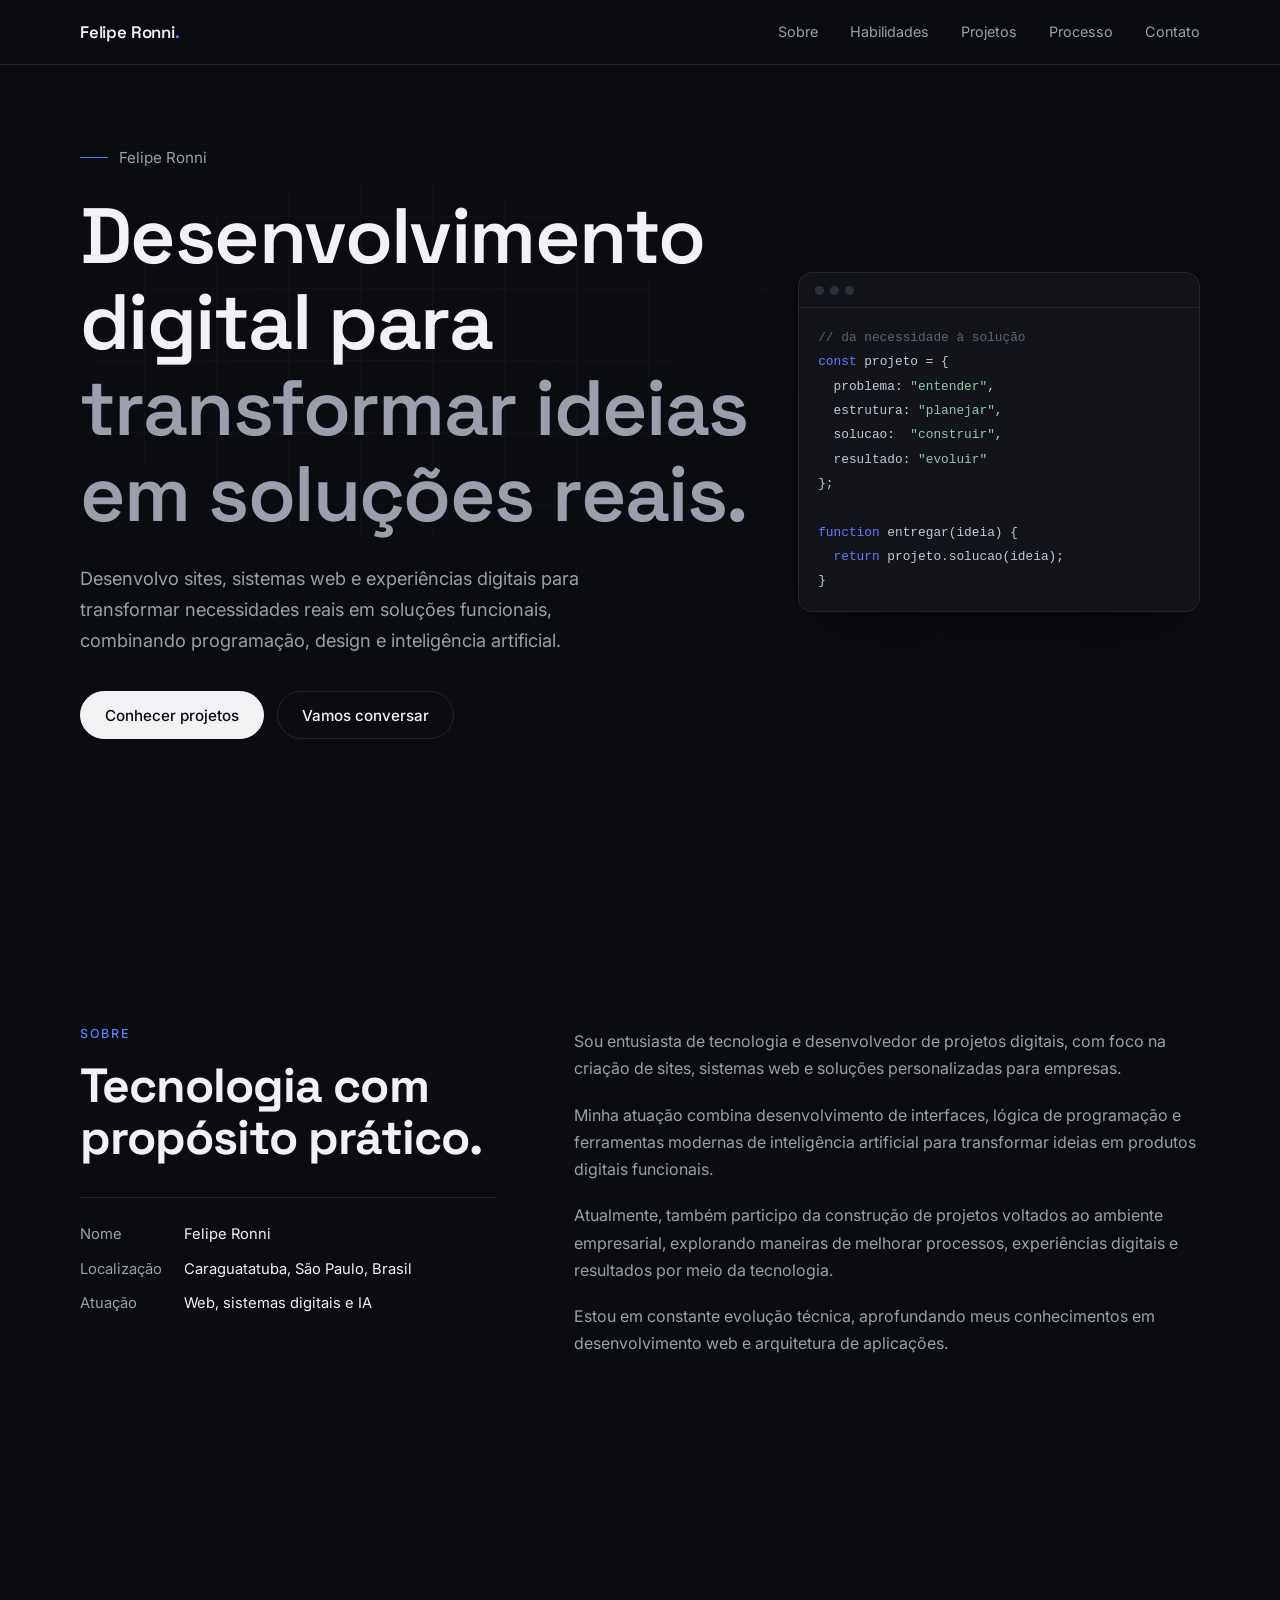
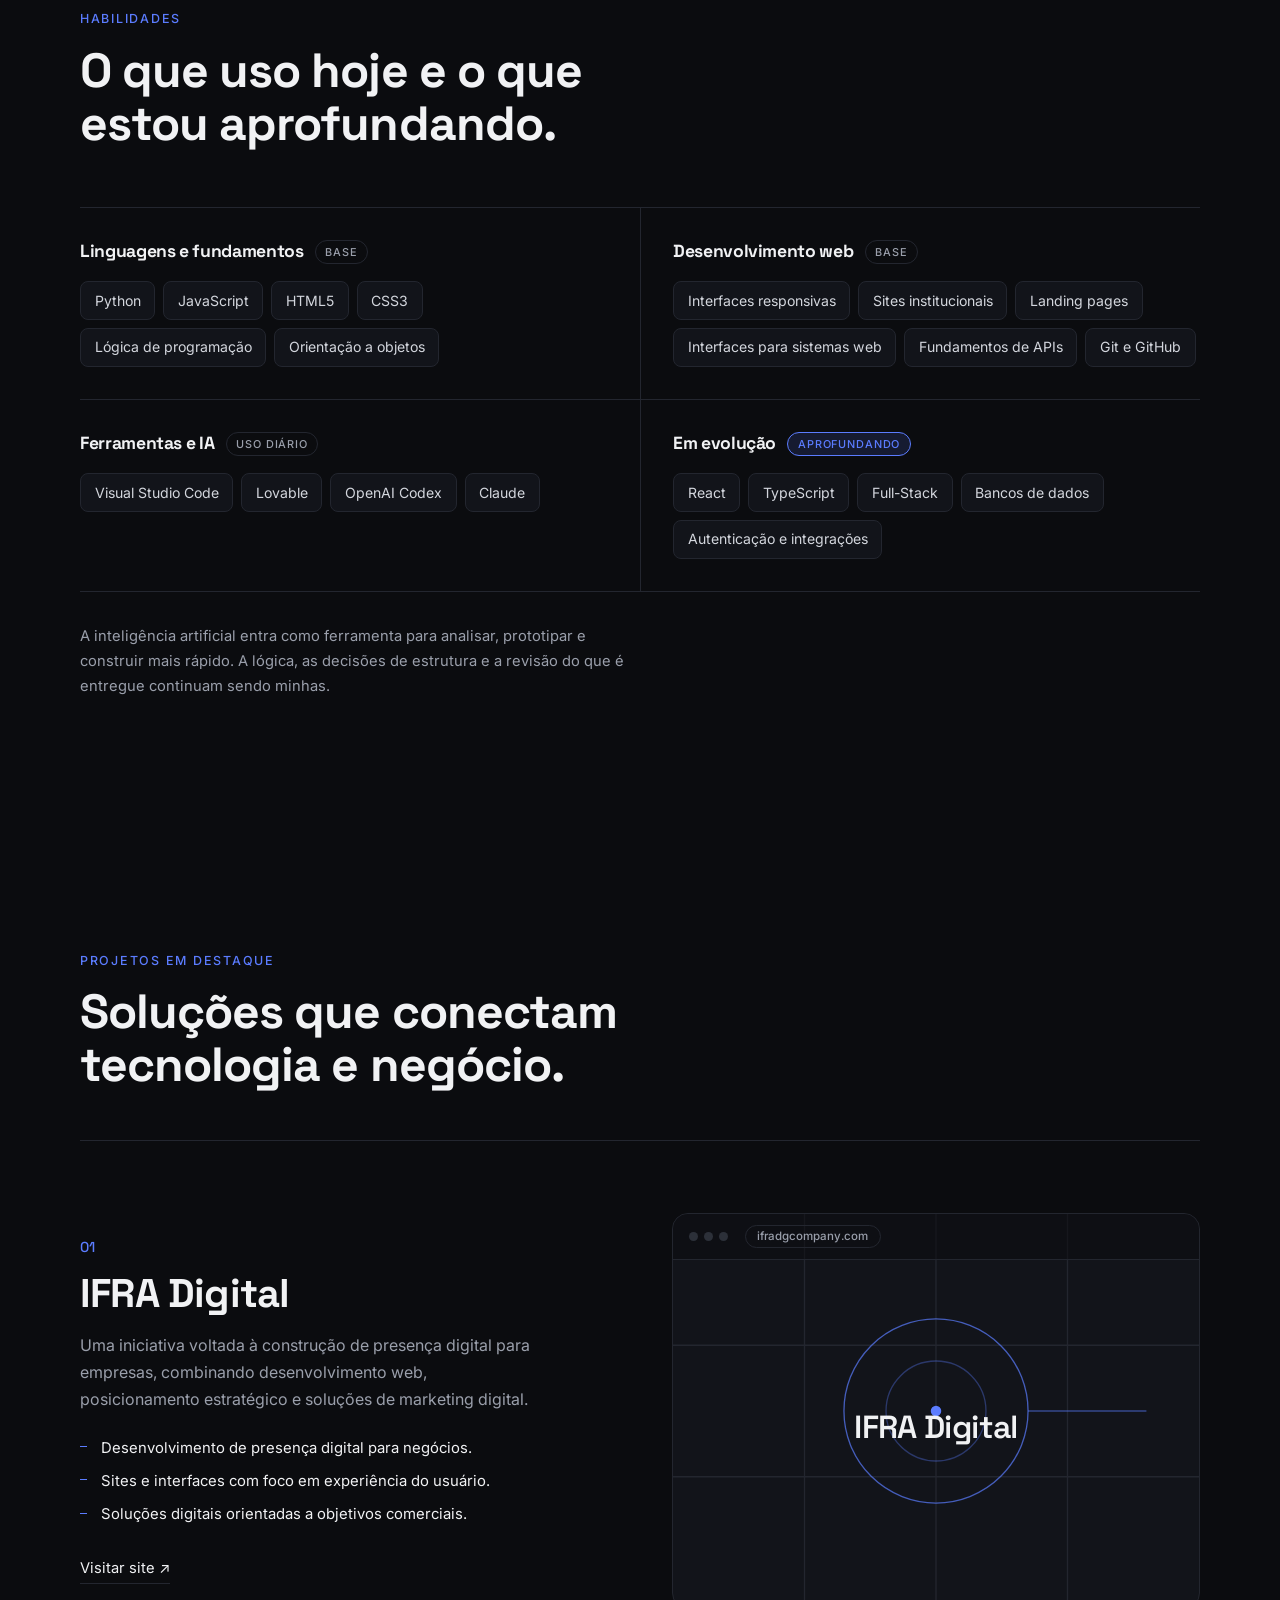
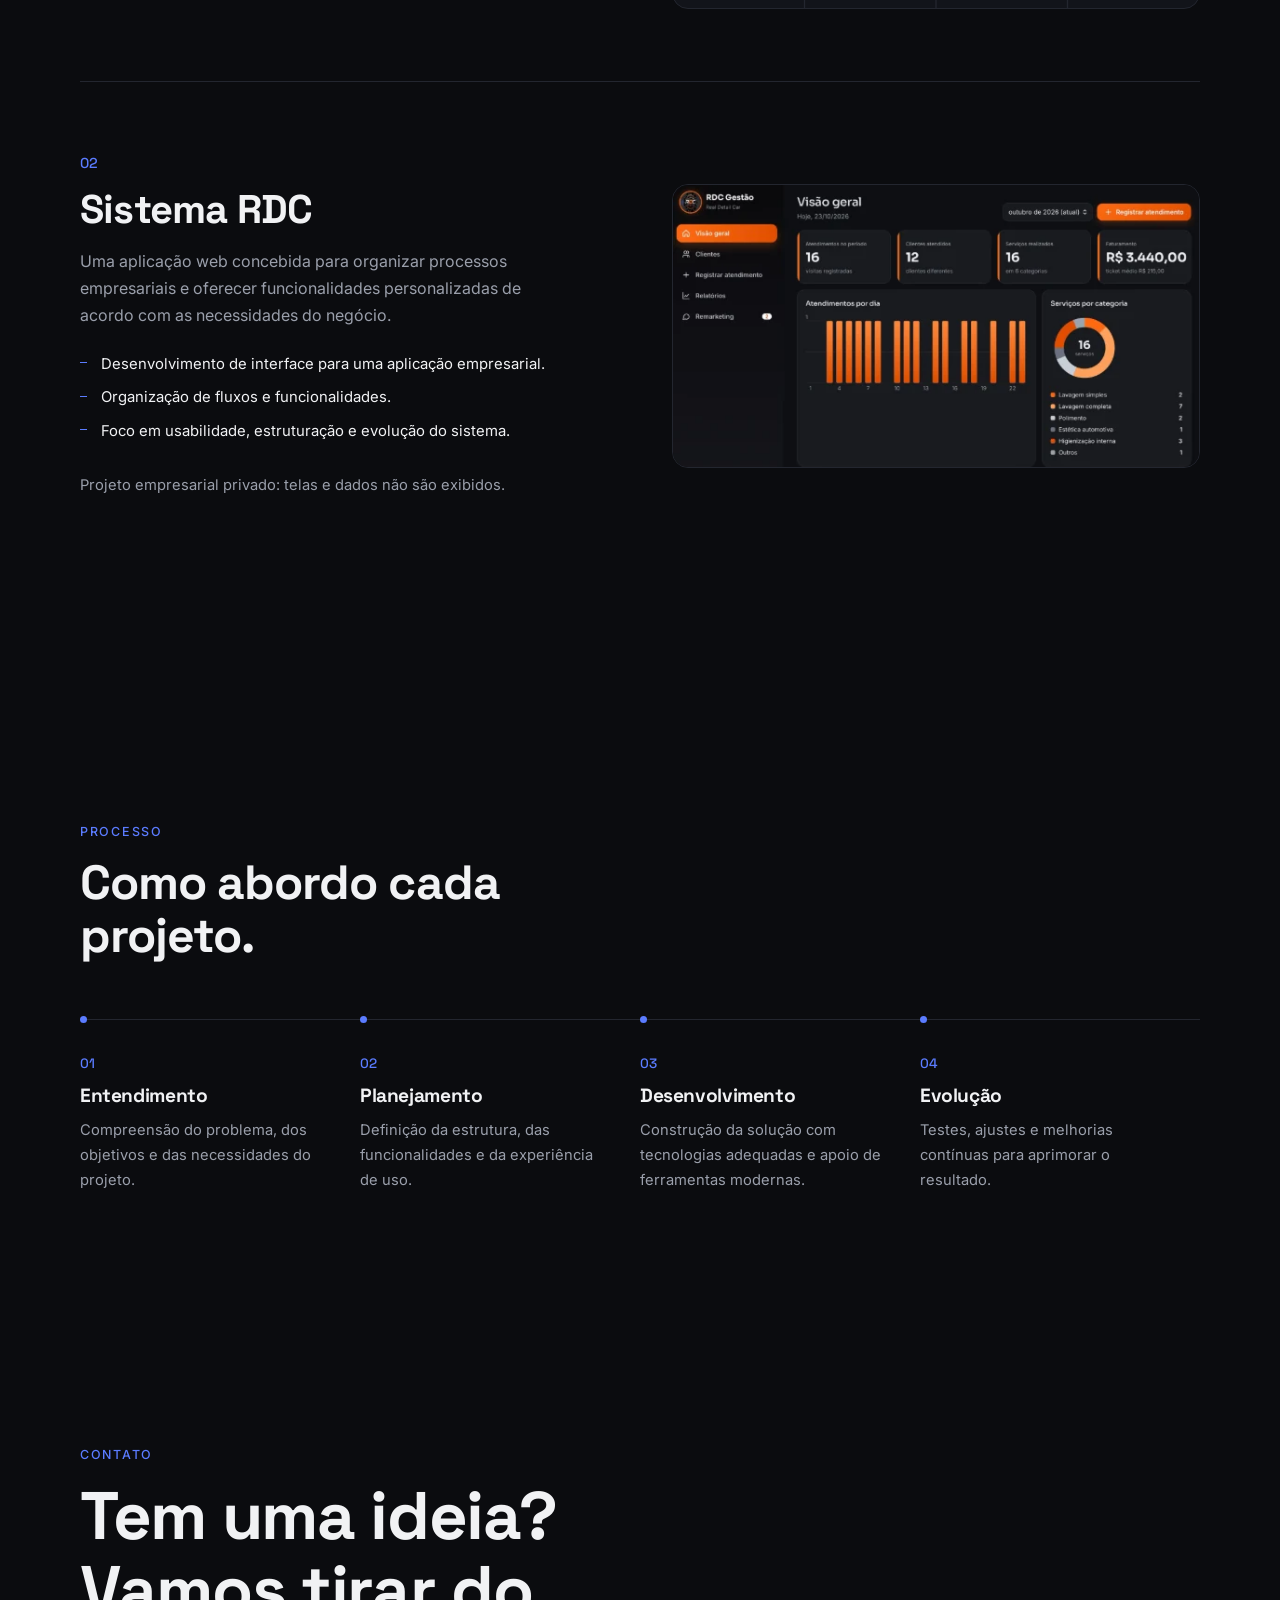
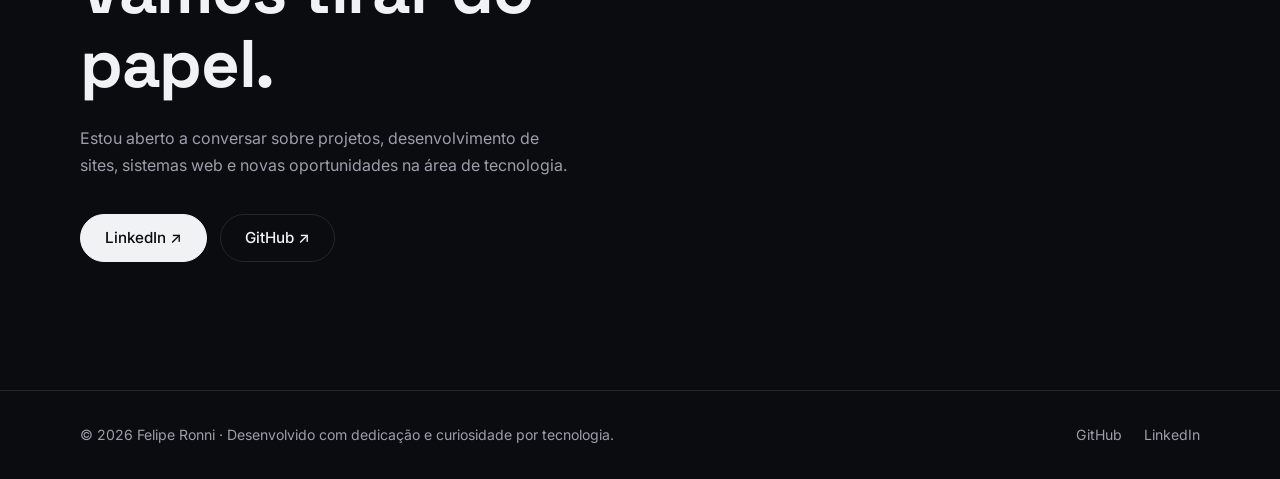
<file: index.html>
<!DOCTYPE html>
<html lang="pt-BR">
<head>
<meta charset="utf-8">
<meta name="viewport" content="width=device-width, initial-scale=1, viewport-fit=cover">
<meta name="color-scheme" content="dark">
<meta name="description" content="Felipe Ronni — desenvolvimento web, sistemas digitais e soluções com inteligência artificial.">
<title>Felipe Ronni — Desenvolvimento digital</title>
<link rel="stylesheet" href="https://fonts.googleapis.com/css2?family=Inter:wght@400;500;600&family=Space+Grotesk:wght@500;600;700&display=swap">
<style>
:root{--bg:#0b0c0f;--surface:#12141a;--line:#23262f;--text:#f1f2f4;--muted:#9a9fab;--accent:#5b7cff;--accent-soft:rgba(91,124,255,.14);
--sans:'Inter',system-ui,-apple-system,'Segoe UI',Roboto,sans-serif;--display:'Space Grotesk','Inter',system-ui,sans-serif;box-sizing:border-box;padding-top:env(safe-area-inset-top,0px);padding-bottom:env(safe-area-inset-bottom,0px)}
*,*::before,*::after{box-sizing:inherit}
html{scroll-behavior:smooth;scroll-padding-top:calc(72px + env(safe-area-inset-top,0px));background:var(--bg)}
body{margin:0;background:var(--bg);color:var(--text);font:400 1rem/1.7 var(--sans);-webkit-font-smoothing:antialiased;overflow-x:hidden}
a{color:inherit;text-decoration:none}
:focus-visible{outline:2px solid var(--accent);outline-offset:3px;border-radius:4px}
.wrap{width:min(1120px,100% - 2.5rem);margin-inline:auto}
section{padding:clamp(4.5rem,10vw,8rem) 0}
.eyebrow{font:500 .78rem/1 var(--sans);letter-spacing:.14em;text-transform:uppercase;color:var(--accent);margin:0 0 1.2rem}
h1,h2,h3{font-family:var(--display);margin:0;letter-spacing:-.02em;line-height:1.1}
h2{font-size:clamp(1.9rem,4.4vw,3rem);max-width:18ch}
p{margin:0}
.muted{color:var(--muted)}

/* nav */
header{position:fixed;inset:0 0 auto;z-index:20;padding-top:env(safe-area-inset-top,0px);background:rgba(11,12,15,.8);backdrop-filter:blur(14px);-webkit-backdrop-filter:blur(14px);border-bottom:1px solid var(--line)}
.nav{display:flex;align-items:center;justify-content:space-between;height:64px}
.logo{font:600 1.05rem var(--display);letter-spacing:-.01em}
.logo span{color:var(--accent)}
nav ul{display:flex;gap:2rem;list-style:none;margin:0;padding:0}
nav a{font-size:.9rem;color:var(--muted);padding:.4rem 0;border-bottom:1px solid transparent;transition:color .2s,border-color .2s}
nav a:hover,nav a.on{color:var(--text);border-color:var(--accent)}
.burger{display:none;background:none;border:1px solid var(--line);border-radius:8px;width:44px;height:44px;color:var(--text);cursor:pointer}
.burger svg{display:block;margin:auto}

/* hero */
.hero{min-height:100svh;display:flex;align-items:center;padding-top:calc(64px + 3rem);position:relative}
.hero-grid{display:grid;grid-template-columns:1.25fr .75fr;gap:3rem;align-items:center}
.hero h1{font-size:clamp(2.5rem,6.4vw,4.9rem);font-weight:600;max-width:15ch}
.hero h1 em{font-style:normal;color:var(--muted)}
.hero .lead{max-width:52ch;margin-top:1.6rem;color:var(--muted);font-size:clamp(1rem,1.5vw,1.14rem)}
.name{font-size:.95rem;color:var(--muted);margin-bottom:1.4rem;display:flex;align-items:center;gap:.7rem}
.name::before{content:"";width:28px;height:1px;background:var(--accent)}
.actions{display:flex;flex-wrap:wrap;gap:.8rem;margin-top:2.2rem}
.btn{display:inline-flex;align-items:center;gap:.5rem;min-height:48px;padding:0 1.5rem;border-radius:999px;font-weight:500;font-size:.95rem;border:1px solid var(--line);transition:transform .2s,background .2s,border-color .2s}
.btn.primary{background:var(--text);color:#0b0c0f;border-color:var(--text)}
.btn.primary:hover{background:#fff;transform:translateY(-2px)}
.btn:not(.primary):hover{border-color:var(--accent);background:var(--accent-soft);transform:translateY(-2px)}
.code{border:1px solid var(--line);border-radius:14px;background:var(--surface);font:.8rem/1.9 ui-monospace,'SF Mono',Menlo,Consolas,monospace;overflow:hidden;box-shadow:0 30px 60px -30px rgba(0,0,0,.7)}
.code .bar{display:flex;gap:6px;padding:.8rem 1rem;border-bottom:1px solid var(--line)}
.code .bar i{width:9px;height:9px;border-radius:50%;background:#2c3039}
.code pre{margin:0;padding:1.1rem 1.2rem;overflow-x:auto;color:#c4c8d2}
.k{color:var(--accent)}.s{color:#8ec7a8}.c{color:#5d6370}
.hero::before{content:"";position:absolute;inset:0;pointer-events:none;background-image:linear-gradient(var(--line) 1px,transparent 1px),linear-gradient(90deg,var(--line) 1px,transparent 1px);background-size:72px 72px;opacity:.28;-webkit-mask-image:radial-gradient(ellipse 70% 60% at 30% 40%,#000,transparent);mask-image:radial-gradient(ellipse 70% 60% at 30% 40%,#000,transparent)}
.hero .wrap{position:relative}

/* about */
.about{display:grid;grid-template-columns:.8fr 1.2fr;gap:clamp(2rem,6vw,6rem)}
.about-text p+p{margin-top:1.2rem}
.about-text{color:var(--muted)}
.facts{margin-top:2rem;padding-top:1.5rem;border-top:1px solid var(--line);display:grid;gap:.6rem;font-size:.92rem;color:var(--text)}
.facts span{color:var(--muted);display:inline-block;min-width:6.5rem}

/* skills */
.skills{display:grid;grid-template-columns:repeat(2,1fr);gap:0;margin-top:3.5rem;border-top:1px solid var(--line)}
.skill{padding:2rem 2rem 2rem 0;border-bottom:1px solid var(--line)}
.skill:nth-child(even){padding:2rem 0 2rem 2rem;border-left:1px solid var(--line)}
.skill h3{font-size:1.1rem;margin-bottom:1.1rem;display:flex;align-items:center;gap:.7rem}
.tag{font:500 .68rem var(--sans);letter-spacing:.08em;text-transform:uppercase;padding:.25rem .6rem;border-radius:999px;border:1px solid var(--line);color:var(--muted)}
.tag.evo{border-color:var(--accent);color:var(--accent);background:var(--accent-soft)}
.chips{display:flex;flex-wrap:wrap;gap:.5rem}
.chips li{list-style:none;padding:.4rem .85rem;border:1px solid var(--line);border-radius:8px;font-size:.88rem;color:#d3d6dd;background:var(--surface)}
.chips{margin:0;padding:0}
.note{margin-top:2rem;font-size:.92rem;max-width:62ch}

/* projects */
.proj{display:grid;grid-template-columns:1fr 1fr;gap:clamp(2rem,5vw,5rem);align-items:center;padding:clamp(2.5rem,6vw,4.5rem) 0;border-top:1px solid var(--line)}
.proj:nth-of-type(even) .visual{order:2}
.num{font:500 .9rem var(--display);color:var(--accent);margin-bottom:1rem;display:block}
.proj h3{font-size:clamp(1.7rem,3.4vw,2.5rem)}
.proj p.d{margin-top:1rem;color:var(--muted);max-width:46ch}
.proj ul{margin:1.4rem 0 0;padding:0;list-style:none;display:grid;gap:.5rem;font-size:.93rem}
.proj li{padding-left:1.3rem;position:relative}
.proj li::before{content:"";position:absolute;left:0;top:.7em;width:7px;height:1px;background:var(--accent)}
.links{display:flex;flex-wrap:wrap;gap:1.4rem;margin-top:1.8rem;font-size:.92rem}
.links a{border-bottom:1px solid var(--line);padding-bottom:2px;transition:border-color .2s,color .2s}
.links a:hover{border-color:var(--accent);color:var(--accent)}
.links .todo{color:var(--muted);border-bottom:1px dashed var(--line);padding-bottom:2px;cursor:help}
.visual{aspect-ratio:4/3;border:1px solid var(--line);border-radius:16px;background:var(--surface);position:relative;overflow:hidden;transition:transform .5s,border-color .3s}
.proj:hover .visual{transform:translateY(-4px);border-color:#343845}
.visual svg{position:absolute;inset:0;width:100%;height:100%}
.cover{position:absolute;inset:0;display:block;color:inherit;z-index:1}
.chrome{position:absolute;top:0;left:0;right:0;display:flex;align-items:center;gap:6px;padding:.7rem 1rem;border-bottom:1px solid var(--line);background:rgba(11,12,15,.55)}
.chrome i{width:9px;height:9px;border-radius:50%;background:#2c3039}
.chrome b{margin-left:.7rem;font:500 .72rem var(--sans);color:var(--muted);padding:.2rem .7rem;border:1px solid var(--line);border-radius:999px;white-space:nowrap;overflow:hidden;text-overflow:ellipsis}
.go{position:absolute;right:1rem;bottom:1rem;font:500 .8rem var(--sans);padding:.5rem 1rem;border-radius:999px;background:var(--text);color:#0b0c0f;opacity:0;transform:translateY(6px);transition:opacity .25s,transform .25s}
.cover:hover .go,.cover:focus-visible .go{opacity:1;transform:none}
@media (hover:none){.go{opacity:1;transform:none}}
.ttl{position:absolute;inset:0;display:grid;place-items:center;padding-top:2rem;font:600 clamp(1.4rem,3vw,2rem) var(--display);letter-spacing:-.02em}
.shot{aspect-ratio:auto}.shot img{display:block;width:100%;height:auto}
.ph{position:absolute;left:1rem;bottom:1rem;font:500 .66rem var(--sans);letter-spacing:.08em;text-transform:uppercase;color:var(--muted);padding:.3rem .6rem;border:1px dashed #343845;border-radius:6px;background:rgba(11,12,15,.7)}
.stack{display:flex;flex-wrap:wrap;gap:.4rem;margin-top:1.4rem}
.stack span{font-size:.78rem;color:var(--muted);border:1px solid var(--line);padding:.2rem .6rem;border-radius:6px}

/* process */
.steps{display:grid;grid-template-columns:repeat(4,1fr);gap:0;margin-top:3.5rem;border-top:1px solid var(--line)}
.step{padding:1.8rem 1.6rem 0 0;position:relative}
.step::before{content:"";position:absolute;top:-4px;left:0;width:7px;height:7px;border-radius:50%;background:var(--accent)}
.step b{font:500 .85rem var(--display);color:var(--accent)}
.step h3{font-size:1.2rem;margin:.6rem 0 .7rem}
.step p{font-size:.92rem;color:var(--muted)}

/* contact */
.contact{text-align:left}
.contact h2{max-width:14ch;font-size:clamp(2.2rem,6vw,4.2rem)}
.contact .lead{margin-top:1.4rem;color:var(--muted);max-width:50ch}
footer{border-top:1px solid var(--line);padding:2rem 0 calc(2rem + env(safe-area-inset-bottom,0px));font-size:.88rem;color:var(--muted)}
footer .wrap{display:flex;flex-wrap:wrap;gap:1rem 2rem;justify-content:space-between;align-items:center}
footer a:hover{color:var(--text)}
footer .fl{display:flex;gap:1.4rem}

/* reveal */
.rv{opacity:0;transform:translateY(18px);transition:opacity .8s ease,transform .8s ease}
.rv.in{opacity:1;transform:none}
@media (prefers-reduced-motion:reduce){html{scroll-behavior:auto}.rv{opacity:1;transform:none;transition:none}*{transition-duration:.01ms!important}}

@media (max-width:900px){
.hero-grid,.about,.proj{grid-template-columns:1fr}
.proj:nth-of-type(even) .visual{order:0}
.code{display:none}
.steps{grid-template-columns:1fr 1fr;gap:2.2rem 0}
.step{border-top:1px solid var(--line);margin-top:-1px}
.steps{border-top:0}
}
@media (max-width:720px){
.burger{display:block}
nav{position:absolute;top:100%;left:0;right:0;background:var(--bg);border-bottom:1px solid var(--line);display:none}
nav.open{display:block}
nav ul{flex-direction:column;gap:0;padding:.5rem 1.25rem 1rem}
nav a{display:block;padding:.9rem 0;font-size:1rem;border-bottom:1px solid var(--line)}
.skills{grid-template-columns:1fr}
.skill,.skill:nth-child(even){padding:1.8rem 0;border-left:0}
.steps{grid-template-columns:1fr}
.btn{flex:1 1 100%;justify-content:center}
}
</style>
</head>
<body>
<header>
<div class="wrap nav">
<a href="#inicio" class="logo">Felipe Ronni<span>.</span></a>
<button class="burger" aria-label="Abrir menu" aria-expanded="false" aria-controls="menu"><svg width="20" height="20" viewBox="0 0 20 20" fill="none" stroke="currentColor" stroke-width="1.6" stroke-linecap="round"><path d="M3 6h14M3 14h14"/></svg></button>
<nav id="menu" aria-label="Principal">
<ul>
<li><a href="#sobre">Sobre</a></li>
<li><a href="#habilidades">Habilidades</a></li>
<li><a href="#projetos">Projetos</a></li>
<li><a href="#processo">Processo</a></li>
<li><a href="#contato">Contato</a></li>
</ul>
</nav>
</div>
</header>

<main>
<section class="hero" id="inicio">
<div class="wrap hero-grid">
<div>
<p class="name">Felipe Ronni</p>
<h1>Desenvolvimento digital para <em>transformar ideias em soluções reais.</em></h1>
<p class="lead">Desenvolvo sites, sistemas web e experiências digitais para transformar necessidades reais em soluções funcionais, combinando programação, design e inteligência artificial.</p>
<div class="actions">
<a class="btn primary" href="#projetos">Conhecer projetos</a>
<a class="btn" href="#contato">Vamos conversar</a>
</div>
</div>
<div class="code" aria-hidden="true">
<div class="bar"><i></i><i></i><i></i></div>
<pre><span class="c">// da necessidade à solução</span>
<span class="k">const</span> projeto = {
  problema: <span class="s">"entender"</span>,
  estrutura: <span class="s">"planejar"</span>,
  solucao:  <span class="s">"construir"</span>,
  resultado: <span class="s">"evoluir"</span>
};

<span class="k">function</span> entregar(ideia) {
  <span class="k">return</span> projeto.solucao(ideia);
}</pre>
</div>
</div>
</section>

<section id="sobre">
<div class="wrap about">
<div class="rv">
<p class="eyebrow">Sobre</p>
<h2>Tecnologia com propósito prático.</h2>
<div class="facts">
<div><span>Nome</span>Felipe Ronni</div>
<div><span>Localização</span>Caraguatatuba, São Paulo, Brasil</div>
<div><span>Atuação</span>Web, sistemas digitais e IA</div>
</div>
</div>
<div class="about-text rv">
<p>Sou entusiasta de tecnologia e desenvolvedor de projetos digitais, com foco na criação de sites, sistemas web e soluções personalizadas para empresas.</p>
<p>Minha atuação combina desenvolvimento de interfaces, lógica de programação e ferramentas modernas de inteligência artificial para transformar ideias em produtos digitais funcionais.</p>
<p>Atualmente, também participo da construção de projetos voltados ao ambiente empresarial, explorando maneiras de melhorar processos, experiências digitais e resultados por meio da tecnologia.</p>
<p>Estou em constante evolução técnica, aprofundando meus conhecimentos em desenvolvimento web e arquitetura de aplicações.</p>
</div>
</div>
</section>

<section id="habilidades">
<div class="wrap">
<p class="eyebrow rv">Habilidades</p>
<h2 class="rv">O que uso hoje e o que estou aprofundando.</h2>
<div class="skills rv">
<div class="skill">
<h3>Linguagens e fundamentos <span class="tag">Base</span></h3>
<ul class="chips"><li>Python</li><li>JavaScript</li><li>HTML5</li><li>CSS3</li><li>Lógica de programação</li><li>Orientação a objetos</li></ul>
</div>
<div class="skill">
<h3>Desenvolvimento web <span class="tag">Base</span></h3>
<ul class="chips"><li>Interfaces responsivas</li><li>Sites institucionais</li><li>Landing pages</li><li>Interfaces para sistemas web</li><li>Fundamentos de APIs</li><li>Git e GitHub</li></ul>
</div>
<div class="skill">
<h3>Ferramentas e IA <span class="tag">Uso diário</span></h3>
<ul class="chips"><li>Visual Studio Code</li><li>Lovable</li><li>OpenAI Codex</li><li>Claude</li></ul>
</div>
<div class="skill">
<h3>Em evolução <span class="tag evo">Aprofundando</span></h3>
<ul class="chips"><li>React</li><li>TypeScript</li><li>Full-Stack</li><li>Bancos de dados</li><li>Autenticação e integrações</li></ul>
</div>
</div>
<p class="note muted rv">A inteligência artificial entra como ferramenta para analisar, prototipar e construir mais rápido. A lógica, as decisões de estrutura e a revisão do que é entregue continuam sendo minhas.</p>
</div>
</section>

<section id="projetos">
<div class="wrap">
<p class="eyebrow rv">Projetos em destaque</p>
<h2 class="rv">Soluções que conectam tecnologia e negócio.</h2>
<div style="margin-top:3rem">

<article class="proj rv">
<div>
<span class="num">01</span>
<h3>IFRA Digital</h3>
<p class="d">Uma iniciativa voltada à construção de presença digital para empresas, combinando desenvolvimento web, posicionamento estratégico e soluções de marketing digital.</p>
<ul><li>Desenvolvimento de presença digital para negócios.</li><li>Sites e interfaces com foco em experiência do usuário.</li><li>Soluções digitais orientadas a objetivos comerciais.</li></ul>
<div class="links"><a href="https://ifradgcompany.com/" target="_blank" rel="noopener">Visitar site ↗</a></div>
</div>
<div class="visual">
<svg viewBox="0 0 400 300" preserveAspectRatio="xMidYMid slice" fill="none" aria-hidden="true"><g stroke="#23262f"><path d="M0 100h400M0 200h400M100 0v300M200 0v300M300 0v300"/></g><circle cx="200" cy="150" r="70" stroke="#5b7cff" stroke-opacity=".7"/><circle cx="200" cy="150" r="38" stroke="#5b7cff" stroke-opacity=".35"/><circle cx="200" cy="150" r="4" fill="#5b7cff"/><path d="M270 150h90" stroke="#5b7cff" stroke-opacity=".5"/></svg>
<a class="cover" href="https://ifradgcompany.com/" target="_blank" rel="noopener" aria-label="Abrir o site da IFRA Digital"><span class="chrome"><i></i><i></i><i></i><b>ifradgcompany.com</b></span><span class="ttl">IFRA Digital</span><span class="go">Abrir site ↗</span></a>
</div>
</article>

<article class="proj rv">
<div>
<span class="num">02</span>
<h3>Sistema RDC</h3>
<p class="d">Uma aplicação web concebida para organizar processos empresariais e oferecer funcionalidades personalizadas de acordo com as necessidades do negócio.</p>
<ul><li>Desenvolvimento de interface para uma aplicação empresarial.</li><li>Organização de fluxos e funcionalidades.</li><li>Foco em usabilidade, estruturação e evolução do sistema.</li></ul>
<div class="links"><span class="muted">Projeto empresarial privado: telas e dados não são exibidos.</span></div>
</div>
<div class="visual shot"><img src="[data-uri]" alt="Dashboard do sistema RDC Gestão: visão geral de atendimentos, faturamento e serviços por categoria" width="565" height="303" loading="lazy"></div>
</article>

</div>
</div>
</section>

<section id="processo">
<div class="wrap">
<p class="eyebrow rv">Processo</p>
<h2 class="rv">Como abordo cada projeto.</h2>
<div class="steps rv">
<div class="step"><b>01</b><h3>Entendimento</h3><p>Compreensão do problema, dos objetivos e das necessidades do projeto.</p></div>
<div class="step"><b>02</b><h3>Planejamento</h3><p>Definição da estrutura, das funcionalidades e da experiência de uso.</p></div>
<div class="step"><b>03</b><h3>Desenvolvimento</h3><p>Construção da solução com tecnologias adequadas e apoio de ferramentas modernas.</p></div>
<div class="step"><b>04</b><h3>Evolução</h3><p>Testes, ajustes e melhorias contínuas para aprimorar o resultado.</p></div>
</div>
</div>
</section>

<section id="contato" class="contact">
<div class="wrap rv">
<p class="eyebrow">Contato</p>
<h2>Tem uma ideia? Vamos tirar do papel.</h2>
<p class="lead">Estou aberto a conversar sobre projetos, desenvolvimento de sites, sistemas web e novas oportunidades na área de tecnologia.</p>
<div class="actions">
<a class="btn primary" href="https://www.linkedin.com/in/felipe-ronni-3a7015381/" target="_blank" rel="noopener">LinkedIn ↗</a>
<a class="btn" href="https://github.com/feliperonni" target="_blank" rel="noopener">GitHub ↗</a>
</div>
</div>
</section>
</main>

<footer>
<div class="wrap">
<div>© <span id="y"></span> Felipe Ronni · Desenvolvido com dedicação e curiosidade por tecnologia.</div>
<div class="fl"><a href="https://github.com/feliperonni" target="_blank" rel="noopener">GitHub</a><a href="https://www.linkedin.com/in/felipe-ronni-3a7015381/" target="_blank" rel="noopener">LinkedIn</a></div>
</div>
</footer>

<script>
document.getElementById('y').textContent=new Date().getFullYear();
var b=document.querySelector('.burger'),n=document.getElementById('menu');
b.addEventListener('click',function(){var o=n.classList.toggle('open');b.setAttribute('aria-expanded',o)});
n.addEventListener('click',function(e){if(e.target.tagName==='A'){n.classList.remove('open');b.setAttribute('aria-expanded','false')}});
var rv=document.querySelectorAll('.rv');
if('IntersectionObserver' in window){
var io=new IntersectionObserver(function(es){es.forEach(function(e){if(e.isIntersecting){e.target.classList.add('in');io.unobserve(e.target)}})},{threshold:.12});
rv.forEach(function(el){io.observe(el)});
}else{rv.forEach(function(el){el.classList.add('in')})}
var links=document.querySelectorAll('nav a'),secs=[];
links.forEach(function(a){var s=document.querySelector(a.getAttribute('href'));if(s)secs.push([a,s])});
function spy(){var y=window.scrollY+120,cur=null;secs.forEach(function(p){if(p[1].offsetTop<=y)cur=p[0]});links.forEach(function(a){a.classList.toggle('on',a===cur)})}
window.addEventListener('scroll',spy,{passive:true});spy();
</script>
</body>
</html>
</file>
